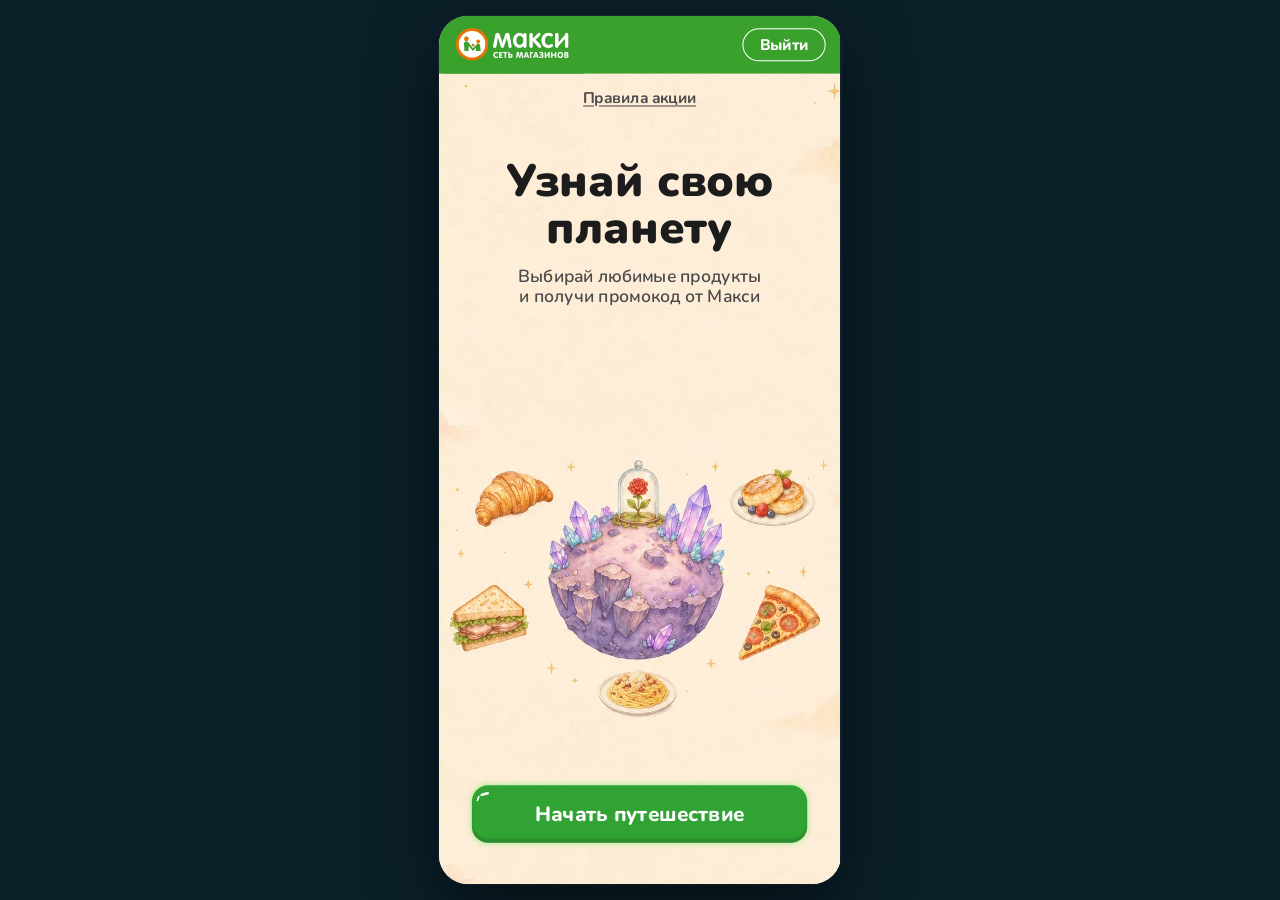
<file: index.html>
<!doctype html>
<html lang="ru">
<head>
<meta charset="utf-8">
<title>Узнай свою планету</title>
<!-- og:begin -->
<meta name="description" content="Выбирай любимые продукты и получи промокод от Макси">
<meta property="og:type" content="website">
<meta property="og:site_name" content="Макси">
<meta property="og:locale" content="ru_RU">
<meta property="og:title" content="Узнай свою планету">
<meta property="og:description" content="Выбирай любимые продукты и получи промокод от Макси">
<meta property="og:url" content="https://maxi-planet-game.vercel.app/">
<meta property="og:image" content="https://maxi-planet-game.vercel.app/assets/share-start.jpg">
<meta property="og:image:width" content="1200">
<meta property="og:image:height" content="630">
<meta property="og:image:alt" content="Узнай свою планету: планета с едой и логотип Макси">
<meta name="twitter:card" content="summary_large_image">
<!-- og:end -->
<meta name="viewport" content="width=device-width, initial-scale=1, viewport-fit=cover">
<meta name="claude:viewport-fit-sides" content="cover">
<meta name="theme-color" content="#39a12c">
<link rel="preconnect" href="https://fonts.googleapis.com">
<link rel="preconnect" href="https://fonts.gstatic.com" crossorigin>
<link rel="stylesheet" href="https://fonts.googleapis.com/css2?family=Nunito:wght@600;700;800;900&display=swap">
<link rel="stylesheet" href="game.css">

<!-- Top.Mail.Ru counter -->
<script type="text/javascript">
var _tmr = window._tmr || (window._tmr = []);
_tmr.push({id: "3814173", type: "pageView", start: (new Date()).getTime()});
(function (d, w, id) {
  if (d.getElementById(id)) return;
  var ts = d.createElement("script"); ts.type = "text/javascript"; ts.async = true; ts.id = id;
  ts.src = "https://top-fwz1.mail.ru/js/code.js";
  var f = function () {var s = d.getElementsByTagName("script")[0]; s.parentNode.insertBefore(ts, s);};
  if (w.opera == "[object Opera]") { d.addEventListener("DOMContentLoaded", f, false); } else { f(); }
})(document, window, "tmr-code");
</script>
</head>
<body>
<noscript><div><img src="https://top-fwz1.mail.ru/counter?id=3814173;js=na" style="position:absolute;left:-9999px;" alt="Top.Mail.Ru" /></div></noscript>
<!-- /Top.Mail.Ru counter -->

<main class="stage" id="stage">
  <div class="screen" id="screen" data-view="start" data-state="idle" data-q="0" role="group" aria-label="Игра «Узнай свою планету»">

    <!-- 1 · Старт -->
    <section class="view view--start" id="v-start" aria-labelledby="start-title">
      <div class="start__bg" aria-hidden="true"><img src="assets/start-planets.webp" alt="" draggable="false"></div>
      <div class="intro">
        <h1 class="intro__title" id="start-title"><span>Узнай свою</span><span>планету</span></h1>
        <p class="intro__sub"><span>Выбирай любимые продукты</span><span>и получи промокод от Макси</span></p>
      </div>
      <button class="btn btn--green start__cta" id="btn-start" type="button">
        <span class="btn__label">Начать путешествие</span>
        <span class="gloss gloss--1" aria-hidden="true"><img src="assets/gloss-1.svg" alt=""></span>
        <span class="gloss gloss--2" aria-hidden="true"><img src="assets/gloss-2.svg" alt=""></span>
      </button>
    </section>

    <!-- 2–3 · Вопрос: выбор и перетаскивание (карточки собираются из game.js) -->
    <section class="view view--game" id="v-game" hidden aria-label="Вопрос">
      <div class="bg" aria-hidden="true">
        <img src="assets/bg.webp" alt="" draggable="false">
      </div>

      <div class="question">
        <div class="chip" id="chip">Вопрос 1 из 8</div>
        <h1 class="title" id="title"></h1>
      </div>

      <div class="products" id="products"></div>

      <!-- Подсказка: только на первом вопросе -->
      <div class="bubble" id="bubble" aria-hidden="true">
        <span>Перетащи</span><span>продукт</span><span>в корзинку</span>
      </div>

      <!-- Слой перетаскивания: карточка в руке, подсветка корзины, искры -->
      <canvas class="fx" id="fx" width="390" height="844" aria-hidden="true"></canvas>
    </section>

    <!-- 4 · Результат -->
    <section class="view view--result" id="v-result" hidden aria-labelledby="result-title">
      <img class="result__planet" id="result-art" src="assets/planet-home.webp" alt="" draggable="false">
      <h1 class="result__title" id="result-title"><span>Твоя планета —</span><span id="result-planet"></span></h1>
      <div class="result__text">
        <h2 class="result__headline" id="result-headline"></h2>
        <p class="result__desc" id="result-desc"></p>
      </div>
      <div class="result__actions">
        <button class="btn btn--green" id="btn-gifts" type="button">
          <span class="btn__label">Забрать подарки</span>
          <span class="gloss gloss--1" aria-hidden="true"><img src="assets/gloss-1.svg" alt=""></span>
          <span class="gloss gloss--2" aria-hidden="true"><img src="assets/gloss-2.svg" alt=""></span>
        </button>
        <div class="result__more">
          <button class="again" id="btn-again" type="button">
            <img src="assets/icon-refresh.svg" alt="" width="18" height="18" draggable="false">
            <span>Пройти ещё раз</span>
          </button>
          <button class="again" id="btn-share" type="button">
            <svg viewBox="0 0 24 24" width="18" height="18" aria-hidden="true"><path d="M12 15V4M12 4l-4 4M12 4l4 4M5 12v6a2 2 0 002 2h10a2 2 0 002-2v-6" fill="none" stroke="#31a334" stroke-width="2.4" stroke-linecap="round" stroke-linejoin="round"/></svg>
            <span id="btn-share-label" role="status" aria-live="polite">Поделиться</span>
          </button>
        </div>
      </div>
    </section>

    <!-- 5 · Подарки: промокод и кнопка «Активировать» (диплинк в приложение Макси) -->
    <section class="view view--gifts" id="v-gifts" hidden aria-label="Подарки">
      <div class="gifts">
        <div class="promo">
          <div class="promo__head">
            <div class="promo__tile" aria-hidden="true"><img src="assets/icon-promo-basket.svg" alt="" width="34" height="34" draggable="false"></div>
            <p class="promo__text">Забирай <b>промокод 30%</b><br>на готовую еду Макси.<br>Промокод действителен<br>до 18.02.2027. Нажми<br>«Активировать» ниже.</p>
          </div>
          <p class="promo__label">Твой промокод</p>
          <div class="promo__field">
            <span class="promo__code" id="promo-code">ПЛАНЕТАЕДА</span>
          </div>
          <a class="btn btn--green" id="btn-activate" href="https://maxi-retail.ru/mp?spec_offer=OFFLINE_PROMOCODES&amp;promo_code=%D0%9F%D0%9B%D0%90%D0%9D%D0%95%D0%A2%D0%90%D0%95%D0%94%D0%90" target="_blank" rel="noopener">
            <span class="btn__label">Активировать</span>
            <span class="gloss gloss--1" aria-hidden="true"><img src="assets/gloss-1.svg" alt=""></span>
            <span class="gloss gloss--2" aria-hidden="true"><img src="assets/gloss-2.svg" alt=""></span>
          </a>
        </div>

        <div class="book">
          <img class="book__cover" src="assets/book.webp" alt="Книга «Маленький принц», специальное издание" width="136" height="172" draggable="false">
          <div class="book__info">
            <h2 class="book__title">Маленький принц</h2>
            <span class="book__pre">Книга за</span>
            <span class="book__price">389 ₽</span>
            <p class="book__note"><span>при использовании</span><span>5 фишек Макси</span></p>
          </div>
          <a class="btn btn--orange" id="book-link" href="https://maxi-retail.ru/catalog/3042" target="_blank" rel="noopener">
            <span class="btn__label">Подробнее о книге</span>
            <span class="gloss gloss--1" aria-hidden="true"><img src="assets/gloss-1.svg" alt=""></span>
            <span class="gloss gloss--2" aria-hidden="true"><img src="assets/gloss-2.svg" alt=""></span>
          </a>
        </div>
      </div>
    </section>

    <!-- Шапка: зелёная, с логотипом (как на лендинге). Справа везде кнопка «Выйти»; на экране подарков слева стрелка назад к своей планете -->
    <header class="topbar">
      <button class="topbar__back" id="btn-back" type="button" aria-label="Назад к своей планете">
        <svg viewBox="0 0 24 24" width="26" height="26" aria-hidden="true"><path d="M15 5l-7 7 7 7" fill="none" stroke="#fff" stroke-width="2.6" stroke-linecap="round" stroke-linejoin="round"/></svg>
      </button>
      <img class="topbar__logo" src="assets/logo.webp" alt="Макси — сеть магазинов" width="137" height="56" draggable="false">
      <button class="topbar__exit" id="btn-exit" type="button">Выйти</button>
    </header>

    <!-- Правила акции: ссылка под шапкой на главной странице -->
      <button class="rules-link" id="rules-link" type="button" aria-haspopup="dialog" aria-controls="rules">Правила акции</button>

    <!-- Правила акции: открываются по ссылке «Правила акции» на стартовом экране. Текст берётся из Pravila_igry.docx (gen_rules.py) -->
    <div class="rules" id="rules" hidden role="dialog" aria-modal="true" aria-labelledby="rules-title">
      <div class="rules__bar">
        <h2 class="rules__bartitle" id="rules-title">Правила акции</h2>
        <button class="rules__close" id="rules-close" type="button" aria-label="Закрыть правила">
          <svg viewBox="0 0 24 24" width="24" height="24" aria-hidden="true"><path d="M6 6l12 12M18 6L6 18" fill="none" stroke="#fff" stroke-width="2.6" stroke-linecap="round"/></svg>
        </button>
      </div>
      <div class="rules__body" id="rules-body" tabindex="0">
          <!-- rules:begin -->
          <h2>Условия акции «Игра Маленький принц»</h2>
          <h3>1. Общие положения</h3>
          <p><span class="rules__n">1.1.</span> Настоящие Условия содержат сведения о маркетинговом мероприятии «Игра Маленький принц» (далее — «Акция»), сроках его проведения, порядке участия и получения промокода.</p>
          <p><span class="rules__n">1.2.</span> Акция направлена на поддержание и повышение лояльности покупателей к сети магазинов «Макси». Игра размещается в мобильном приложении «Макси» под названием «Узнай свою планету» (далее — «Игра»).</p>
          <p><span class="rules__n">1.3.</span> Организатором Акции является индивидуальный предприниматель Роздухов Максим Евгеньевич (ИНН 35250010138; ОГРН 304352521100085), далее — «Организатор».</p>
          <p><span class="rules__n">1.4.</span> К участию в Акции допускаются дееспособные совершеннолетние граждане Российской Федерации, проживающие в регионах присутствия сети магазинов «Макси» (далее — «Участник»).</p>
          <p><span class="rules__n">1.5.</span> Проводимая Акция не является лотереей, азартной игрой или пари. За участие в Игре плата не взимается.</p>
          <p><span class="rules__n">1.6.</span> Период проведения Акции: с 23.11.2026 по 18.02.2027 включительно. Срок использования промокода: с 23.11.2026 по 18.02.2027 включительно.</p>
          <h3>2. Механика акции</h3>
          <p><span class="rules__n">2.1.</span> Для участия в Акции необходимо зарегистрироваться или авторизоваться в мобильном приложении «Макси», открыть Игру из раздела «Спецпредложения» на главном экране и нажать кнопку «Начать путешествие».</p>
          <p><span class="rules__n">2.2.</span> Основная игровая механика — «Выбор варианта из продукции Макси». Участник последовательно отвечает на вопросы, выбирая один из предложенных вариантов продукции «Макси» нажатием на соответствующую карточку товара. Каждый вариант представлен изображением продукта и его наименованием.</p>
          <p><span class="rules__n">2.3.</span> В каждом вопросе Участник выбирает один вариант ответа. После выбора Игра переходит к следующему вопросу. Количество вопросов и доступные варианты отображаются в интерфейсе Игры. Правильные и неправильные ответы отсутствуют.</p>
          <p><span class="rules__n">2.4.</span> После ответа на все вопросы Участнику показывается персональный игровой результат — его «планета», определяемая на основании выбранных вариантов продукции. Результат носит развлекательный характер.</p>
          <p><span class="rules__n">2.5.</span> На экране результата Участник нажимает кнопку «Забрать подарки» и переходит на экран с промокодом и предложением по книге «Маленький принц».</p>
          <p><span class="rules__n">2.6.</span> Каждый Участник, завершивший Игру, получает один промокод. Для всех Участников используется один и тот же промокод на одинаковых условиях. Его получение и условия использования не зависят от выбранных продуктов и итоговой «планеты». Случайное распределение промокодов не производится.</p>
          <p><span class="rules__n">2.7.</span> Участник может пройти Игру повторно. Повторное прохождение не предоставляет новый промокод и не увеличивает количество его использований на одну карту постоянного покупателя «Макси».</p>
          <p><span class="rules__n">2.8.</span> Для активации промокода Участнику необходимо ввести его в мобильном приложении «Макси» и нажать кнопку «Активировать промокод» в разделе «Спецпредложения» или «Промокоды».</p>
          <p><span class="rules__n">2.9.</span> Промокод может быть использован один раз на одну карту постоянного покупателя «Макси» в течение срока, указанного в пункте 1.6 настоящих Условий. Предложение действительно при наличии участвующих в Акции товаров.</p>
          <p><span class="rules__n">2.10.</span> Промокод и предусмотренное им преимущество не заменяются денежным эквивалентом или иными предложениями по требованию Участника.</p>
          <p><span class="rules__n">2.11.</span> На экране подарков дополнительно размещается предложение приобрести книгу «Маленький принц» за 389 рублей при использовании 5 фишек «Макси». Кнопка «Подробнее о книге» ведет к условиям соответствующего предложения в мобильном приложении. Сроки, наличие книги и порядок использования фишек определяются отдельными условиями предложения по книге.</p>
          <p><span class="rules__n">2.12.</span> Предложение по книге является самостоятельным. Получение игрового промокода не означает получение книги бесплатно и не заменяет выполнение условий ее приобретения.</p>
          <p><span class="rules__n">2.13.</span> Участники самостоятельно и за свой счет несут расходы, связанные с участием в Игре и использованием промокода, в том числе расходы на доступ в сеть Интернет по тарифам операторов связи. Указанные расходы Организатором не компенсируются.</p>
          <p><span class="rules__n">2.14.</span> Участники самостоятельно и за свой счет несут расходы, связанные с участием в Игре и использованием промокода, в том числе расходы на доступ в сеть Интернет по тарифам операторов связи. Указанные расходы Организатором не компенсируются</p>
          <h3>3. Прочая информация</h3>
          <p><span class="rules__n">3.1.</span> Настоящие Условия размещаются в мобильном приложении «Макси» и доступны для ознакомления Участникам.</p>
          <p><span class="rules__n">3.2.</span> Организатор вправе изменить сроки и условия Акции, приостановить либо досрочно прекратить ее проведение, уведомив Участников путем размещения соответствующего объявления в мобильном приложении «Макси».</p>
          <p><span class="rules__n">3.3.</span> Участник самостоятельно знакомится с условиями активации и использования промокода. Риски несоблюдения этих условий несет Участник.</p>
          <p><span class="rules__n">3.4.</span> Принимая участие в Акции, Участник подтверждает, что ознакомлен с настоящими Условиями и согласен с ними.</p>
          <!-- rules:end -->
      </div>
    </div>

  </div>
</main>

<script src="game.js"></script>
</body>
</html>
</file>
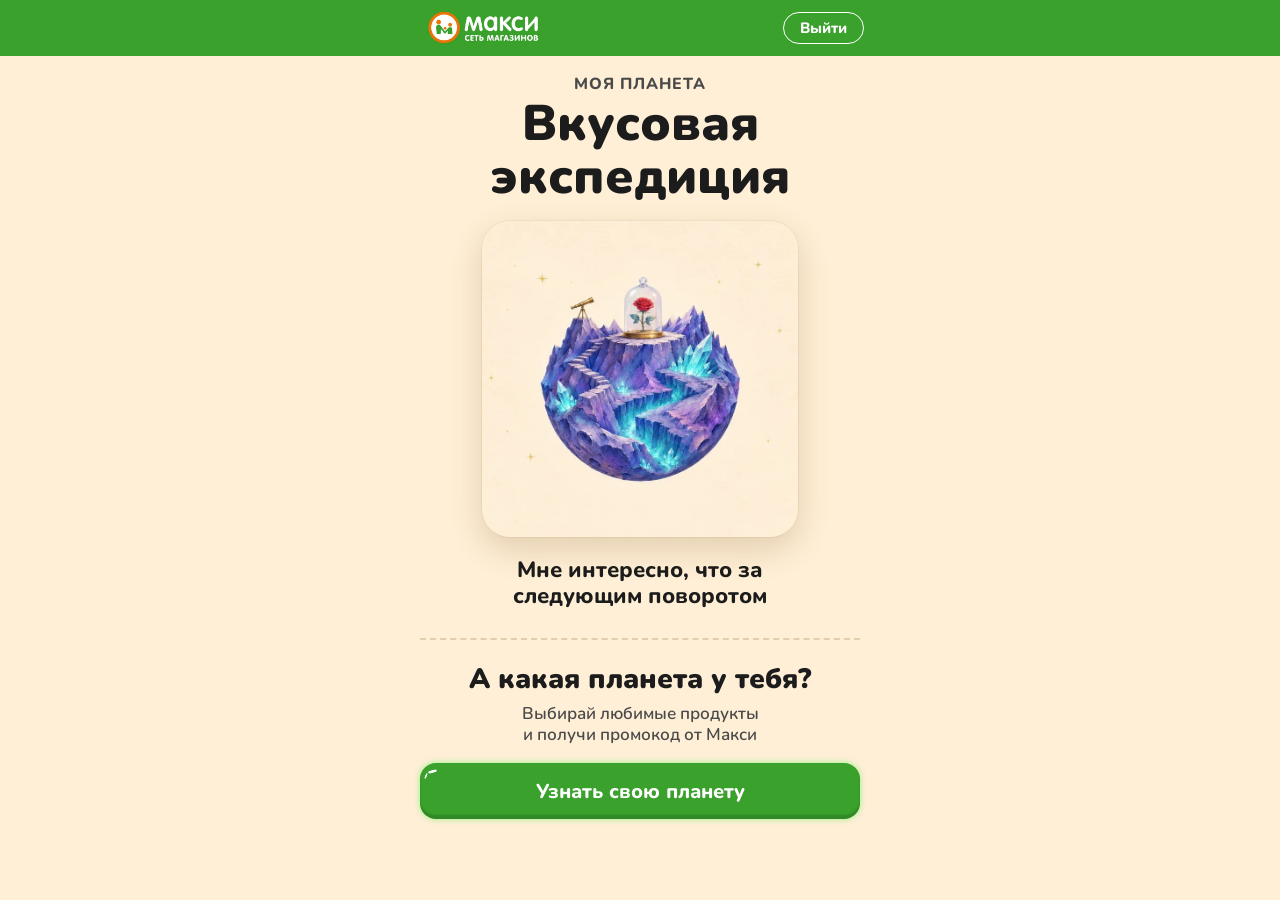
<file: p/expedition/index.html>
<!doctype html>
<html lang="ru">
<head>
<meta charset="utf-8">
<title>Моя планета — Вкусовая экспедиция</title>
<!-- og:begin -->
<meta name="description" content="Мне интересно, что за следующим поворотом">
<meta property="og:type" content="website">
<meta property="og:site_name" content="Макси">
<meta property="og:locale" content="ru_RU">
<meta property="og:title" content="Моя планета — Вкусовая экспедиция">
<meta property="og:description" content="Мне интересно, что за следующим поворотом">
<meta property="og:url" content="https://maxi-planet-game.vercel.app/p/expedition/">
<meta property="og:image" content="https://maxi-planet-game.vercel.app/assets/share-expedition.jpg">
<meta property="og:image:width" content="1200">
<meta property="og:image:height" content="630">
<meta property="og:image:alt" content="Моя планета — Вкусовая экспедиция">
<meta name="twitter:card" content="summary_large_image">
<!-- og:end -->
<meta name="viewport" content="width=device-width, initial-scale=1, viewport-fit=cover">
<meta name="theme-color" content="#39a12c">
<link rel="icon" href="../../assets/logo.webp">
<link rel="preconnect" href="https://fonts.googleapis.com">
<link rel="preconnect" href="https://fonts.gstatic.com" crossorigin>
<link rel="stylesheet" href="https://fonts.googleapis.com/css2?family=Nunito:wght@600;700;800;900&display=swap">
<style>
:root { --green: #39a12c; --ink: #1c1c1c; --grey: #4a4a4a; --paper: #feefd6; --maxi-orange: #ee7000; color-scheme: light; }
* { box-sizing: border-box; }
html { -webkit-text-size-adjust: 100%; text-size-adjust: 100%; }
body { margin: 0; min-height: 100vh; min-height: 100dvh; background: var(--paper); color: var(--ink); font-family: "Nunito", "Segoe UI", system-ui, -apple-system, sans-serif; -webkit-font-smoothing: antialiased; }
.bar { background: var(--green); padding-top: env(safe-area-inset-top, 0px); }
.bar__in { max-width: 480px; height: 56px; margin: 0 auto; padding: 0 max(16px, env(safe-area-inset-left, 0px)); display: flex; align-items: center; }
.bar__logo { display: block; width: 137px; height: 56px; }
.exit { display: block; margin-left: auto; height: 32px; padding: 0 16px; border: 1.5px solid #fff; border-radius: 16px; background: none; color: #fff; font: 800 15px/29px "Nunito", "Segoe UI", system-ui, sans-serif; cursor: pointer; -webkit-tap-highlight-color: transparent; }
.exit:active { background: rgba(255, 255, 255, .22); }
.exit:focus-visible { outline: 3px solid #fff; outline-offset: 2px; }
.page { max-width: 480px; margin: 0 auto; padding: 18px max(20px, env(safe-area-inset-left, 0px)) calc(28px + env(safe-area-inset-bottom, 0px)); text-align: center; }
.kicker { margin: 0; color: var(--grey); font-weight: 800; font-size: 16px; line-height: 20px; letter-spacing: .06em; text-transform: uppercase; }
.name { display: flex; align-items: center; justify-content: center; min-height: 2.1em; margin: 4px 0 18px; font-weight: 900; font-size: clamp(36px, 11.5vw, 50px); line-height: 1.05; text-wrap: balance; }
.art { width: min(100%, 316px); margin: 0 auto; border-radius: 28px; overflow: hidden; box-shadow: 0 12px 32px rgba(120, 70, 20, .2), 0 0 0 1px rgba(120, 70, 20, .06); animation: art-in .5s ease both; }
.art img { display: block; width: 100%; height: auto; }
@keyframes art-in { from { opacity: 0; transform: translateY(10px) scale(.98); } to { opacity: 1; transform: none; } }
.headline { display: flex; align-items: center; justify-content: center; min-height: 2.4em; margin: 20px 0 0; font-weight: 800; font-size: 22px; line-height: 1.2; text-wrap: balance; }
/* название и фраза занимают по две строки у всех планет, чтобы картинка и зелёная кнопка стояли на одном месте */
.cta { margin-top: 28px; padding-top: 24px; border-top: 2px dashed rgba(120, 70, 20, .2); }
.cta h2 { margin: 0; font-weight: 900; font-size: 28px; line-height: 1.1; text-wrap: balance; }
.cta p { margin: 8px 0 18px; color: var(--grey); font-weight: 600; font-size: 17px; line-height: 1.25; text-wrap: balance; }
.btn { position: relative; display: block; width: 100%; height: 56px; padding: 0 16px; border-radius: 16px; background: var(--green); color: #fff; font: 800 20px/56px "Nunito", "Segoe UI", system-ui, sans-serif; text-align: center; text-decoration: none; white-space: nowrap; box-shadow: 0 0 6px rgba(32, 242, 32, .45), inset 0 -4px 2px rgba(0, 0, 0, .15); transition: transform .12s ease, filter .12s ease; -webkit-tap-highlight-color: transparent; }
.btn:hover { filter: brightness(1.05); }
.btn:active { transform: translateY(1px) scale(.99); filter: brightness(.96); }
.btn:focus-visible { outline: 3px solid var(--ink); outline-offset: 3px; }
.btn__label { position: relative; top: 1px; }
.gloss { position: absolute; display: grid; place-items: center; pointer-events: none; }
.gloss img { flex: none; display: block; }
.gloss--1 { left: 8px; top: 4px; width: 9.47px; height: 5.227px; }
.gloss--1 img { width: 3px; height: 9px; transform: rotate(75deg); }
.gloss--2 { left: 3.66px; top: 10px; width: 4.185px; height: 6.304px; }
.gloss--2 img { width: 2px; height: 6px; transform: rotate(23deg); }
@media (prefers-reduced-motion: reduce) { .art { animation: none; } .btn { transition: none; } }
</style>
<!-- Top.Mail.Ru counter -->
<script type="text/javascript">
var _tmr = window._tmr || (window._tmr = []);
_tmr.push({id: "3814173", type: "pageView", start: (new Date()).getTime()});
(function (d, w, id) {
  if (d.getElementById(id)) return;
  var ts = d.createElement("script"); ts.type = "text/javascript"; ts.async = true; ts.id = id;
  ts.src = "https://top-fwz1.mail.ru/js/code.js";
  var f = function () {var s = d.getElementsByTagName("script")[0]; s.parentNode.insertBefore(ts, s);};
  if (w.opera == "[object Opera]") { d.addEventListener("DOMContentLoaded", f, false); } else { f(); }
})(document, window, "tmr-code");
</script>
</head>
<body>
<noscript><div><img src="https://top-fwz1.mail.ru/counter?id=3814173;js=na" style="position:absolute;left:-9999px;" alt="Top.Mail.Ru" /></div></noscript>
<header class="bar"><div class="bar__in"><img class="bar__logo" src="../../assets/logo.webp" alt="Макси — сеть магазинов" width="137" height="56"><button class="exit" id="exit" type="button">Выйти</button></div></header>
<main class="page">
  <p class="kicker">Моя планета</p>
  <h1 class="name">Вкусовая экспедиция</h1>
  <figure class="art"><img src="../../assets/planet-expedition-card.webp" alt="Фиолетовая планета с кристаллами, лестницами и подзорной трубой, на вершине роза под стеклянным колпаком" width="720" height="720"></figure>
  <p class="headline">Мне интересно, что за следующим поворотом</p>
  <section class="cta" aria-labelledby="cta-title">
    <h2 id="cta-title">А какая планета у тебя?</h2>
    <p>Выбирай любимые продукты и получи промокод от Макси</p>
    <a class="btn" id="go" href="../../?utm_source=share_page&utm_medium=quiz&utm_campaign=planet_expedition">
      <span class="btn__label">Узнать свою планету</span>
      <span class="gloss gloss--1" aria-hidden="true"><img src="../../assets/gloss-1.svg" alt=""></span>
      <span class="gloss gloss--2" aria-hidden="true"><img src="../../assets/gloss-2.svg" alt=""></span>
    </a>
  </section>
</main>
<script>
// «Выйти»: как в «Планетяшах» — Android: AndroidInterface.closeGame() (и MaxiGame из ТЗ), iOS: webkit.messageHandlers.closeGame.postMessage; вне приложения ничего не происходит
document.getElementById('exit').addEventListener('click', function () {
  try { (window._tmr = window._tmr || []).push({id: '3814173', type: 'reachGoal', goal: 'closeGameClick'}); } catch (e) {}
  setTimeout(function () {
    var names = ['AndroidInterface', 'MaxiGame'];
    for (var i = 0; i < names.length; i++) {
      var o = window[names[i]];
      if (o && typeof o.closeGame === 'function') { console.log('call window.' + names[i] + '.closeGame()'); try { o.closeGame(); } catch (e) {} return; }
    }
    var h = window.webkit && window.webkit.messageHandlers && window.webkit.messageHandlers.closeGame;
    if (h) { console.log('call window.webkit.messageHandlers.closeGame.postMessage({})'); try { h.postMessage({}); } catch (e) {} return; }
    console.log('closeGame не поддерживается на этой платформе');
  }, 150);
});
document.getElementById('go').addEventListener('click', function () {
  try { (window._tmr = window._tmr || []).push({id: '3814173', type: 'reachGoal', goal: 'sharePageClick'}); } catch (e) {}
});
</script>
</body>
</html>
</file>
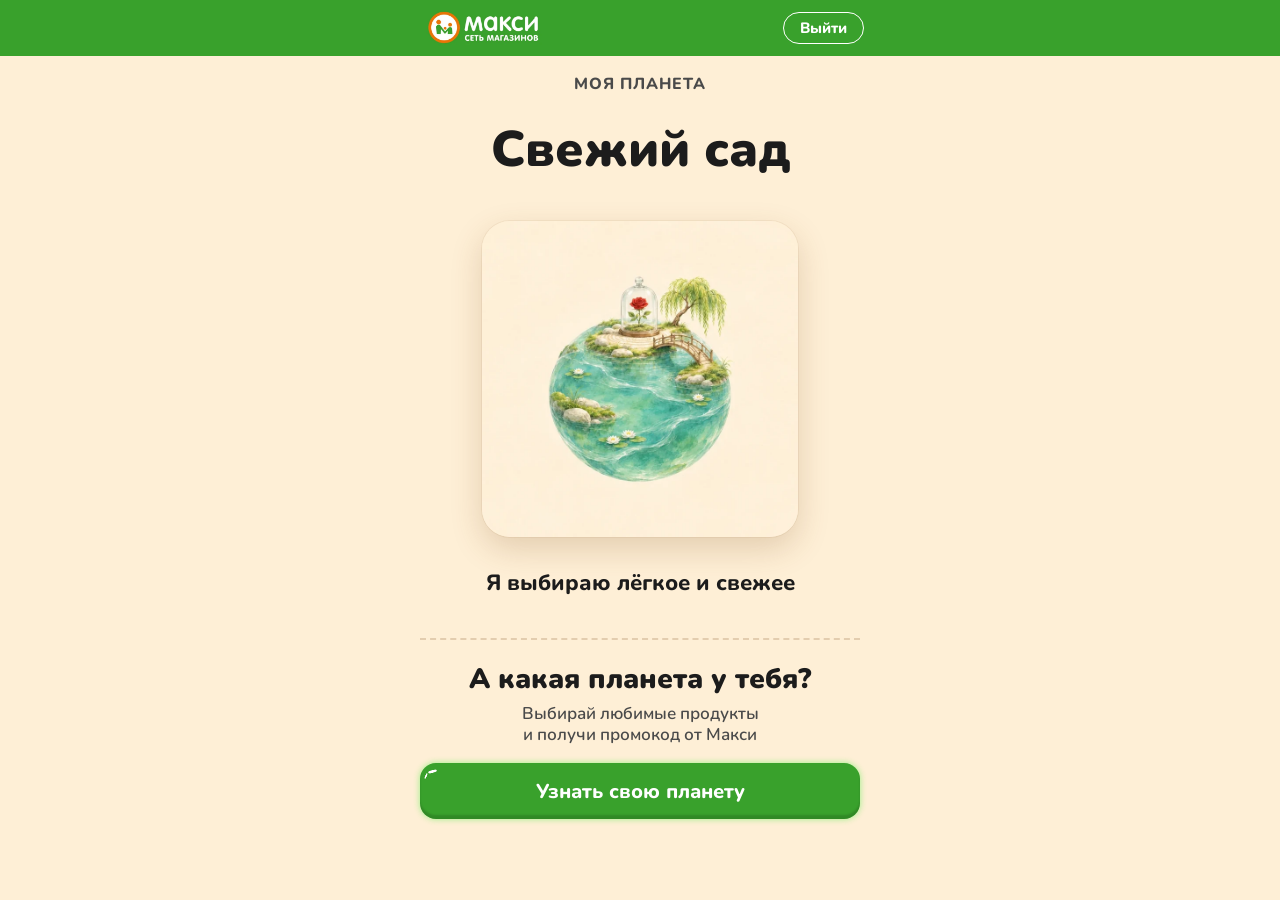
<file: p/garden/index.html>
<!doctype html>
<html lang="ru">
<head>
<meta charset="utf-8">
<title>Моя планета — Свежий сад</title>
<!-- og:begin -->
<meta name="description" content="Я выбираю лёгкое и свежее">
<meta property="og:type" content="website">
<meta property="og:site_name" content="Макси">
<meta property="og:locale" content="ru_RU">
<meta property="og:title" content="Моя планета — Свежий сад">
<meta property="og:description" content="Я выбираю лёгкое и свежее">
<meta property="og:url" content="https://maxi-planet-game.vercel.app/p/garden/">
<meta property="og:image" content="https://maxi-planet-game.vercel.app/assets/share-garden.jpg">
<meta property="og:image:width" content="1200">
<meta property="og:image:height" content="630">
<meta property="og:image:alt" content="Моя планета — Свежий сад">
<meta name="twitter:card" content="summary_large_image">
<!-- og:end -->
<meta name="viewport" content="width=device-width, initial-scale=1, viewport-fit=cover">
<meta name="theme-color" content="#39a12c">
<link rel="icon" href="../../assets/logo.webp">
<link rel="preconnect" href="https://fonts.googleapis.com">
<link rel="preconnect" href="https://fonts.gstatic.com" crossorigin>
<link rel="stylesheet" href="https://fonts.googleapis.com/css2?family=Nunito:wght@600;700;800;900&display=swap">
<style>
:root { --green: #39a12c; --ink: #1c1c1c; --grey: #4a4a4a; --paper: #feefd6; --maxi-orange: #ee7000; color-scheme: light; }
* { box-sizing: border-box; }
html { -webkit-text-size-adjust: 100%; text-size-adjust: 100%; }
body { margin: 0; min-height: 100vh; min-height: 100dvh; background: var(--paper); color: var(--ink); font-family: "Nunito", "Segoe UI", system-ui, -apple-system, sans-serif; -webkit-font-smoothing: antialiased; }
.bar { background: var(--green); padding-top: env(safe-area-inset-top, 0px); }
.bar__in { max-width: 480px; height: 56px; margin: 0 auto; padding: 0 max(16px, env(safe-area-inset-left, 0px)); display: flex; align-items: center; }
.bar__logo { display: block; width: 137px; height: 56px; }
.exit { display: block; margin-left: auto; height: 32px; padding: 0 16px; border: 1.5px solid #fff; border-radius: 16px; background: none; color: #fff; font: 800 15px/29px "Nunito", "Segoe UI", system-ui, sans-serif; cursor: pointer; -webkit-tap-highlight-color: transparent; }
.exit:active { background: rgba(255, 255, 255, .22); }
.exit:focus-visible { outline: 3px solid #fff; outline-offset: 2px; }
.page { max-width: 480px; margin: 0 auto; padding: 18px max(20px, env(safe-area-inset-left, 0px)) calc(28px + env(safe-area-inset-bottom, 0px)); text-align: center; }
.kicker { margin: 0; color: var(--grey); font-weight: 800; font-size: 16px; line-height: 20px; letter-spacing: .06em; text-transform: uppercase; }
.name { display: flex; align-items: center; justify-content: center; min-height: 2.1em; margin: 4px 0 18px; font-weight: 900; font-size: clamp(36px, 11.5vw, 50px); line-height: 1.05; text-wrap: balance; }
.art { width: min(100%, 316px); margin: 0 auto; border-radius: 28px; overflow: hidden; box-shadow: 0 12px 32px rgba(120, 70, 20, .2), 0 0 0 1px rgba(120, 70, 20, .06); animation: art-in .5s ease both; }
.art img { display: block; width: 100%; height: auto; }
@keyframes art-in { from { opacity: 0; transform: translateY(10px) scale(.98); } to { opacity: 1; transform: none; } }
.headline { display: flex; align-items: center; justify-content: center; min-height: 2.4em; margin: 20px 0 0; font-weight: 800; font-size: 22px; line-height: 1.2; text-wrap: balance; }
/* название и фраза занимают по две строки у всех планет, чтобы картинка и зелёная кнопка стояли на одном месте */
.cta { margin-top: 28px; padding-top: 24px; border-top: 2px dashed rgba(120, 70, 20, .2); }
.cta h2 { margin: 0; font-weight: 900; font-size: 28px; line-height: 1.1; text-wrap: balance; }
.cta p { margin: 8px 0 18px; color: var(--grey); font-weight: 600; font-size: 17px; line-height: 1.25; text-wrap: balance; }
.btn { position: relative; display: block; width: 100%; height: 56px; padding: 0 16px; border-radius: 16px; background: var(--green); color: #fff; font: 800 20px/56px "Nunito", "Segoe UI", system-ui, sans-serif; text-align: center; text-decoration: none; white-space: nowrap; box-shadow: 0 0 6px rgba(32, 242, 32, .45), inset 0 -4px 2px rgba(0, 0, 0, .15); transition: transform .12s ease, filter .12s ease; -webkit-tap-highlight-color: transparent; }
.btn:hover { filter: brightness(1.05); }
.btn:active { transform: translateY(1px) scale(.99); filter: brightness(.96); }
.btn:focus-visible { outline: 3px solid var(--ink); outline-offset: 3px; }
.btn__label { position: relative; top: 1px; }
.gloss { position: absolute; display: grid; place-items: center; pointer-events: none; }
.gloss img { flex: none; display: block; }
.gloss--1 { left: 8px; top: 4px; width: 9.47px; height: 5.227px; }
.gloss--1 img { width: 3px; height: 9px; transform: rotate(75deg); }
.gloss--2 { left: 3.66px; top: 10px; width: 4.185px; height: 6.304px; }
.gloss--2 img { width: 2px; height: 6px; transform: rotate(23deg); }
@media (prefers-reduced-motion: reduce) { .art { animation: none; } .btn { transition: none; } }
</style>
<!-- Top.Mail.Ru counter -->
<script type="text/javascript">
var _tmr = window._tmr || (window._tmr = []);
_tmr.push({id: "3814173", type: "pageView", start: (new Date()).getTime()});
(function (d, w, id) {
  if (d.getElementById(id)) return;
  var ts = d.createElement("script"); ts.type = "text/javascript"; ts.async = true; ts.id = id;
  ts.src = "https://top-fwz1.mail.ru/js/code.js";
  var f = function () {var s = d.getElementsByTagName("script")[0]; s.parentNode.insertBefore(ts, s);};
  if (w.opera == "[object Opera]") { d.addEventListener("DOMContentLoaded", f, false); } else { f(); }
})(document, window, "tmr-code");
</script>
</head>
<body>
<noscript><div><img src="https://top-fwz1.mail.ru/counter?id=3814173;js=na" style="position:absolute;left:-9999px;" alt="Top.Mail.Ru" /></div></noscript>
<header class="bar"><div class="bar__in"><img class="bar__logo" src="../../assets/logo.webp" alt="Макси — сеть магазинов" width="137" height="56"><button class="exit" id="exit" type="button">Выйти</button></div></header>
<main class="page">
  <p class="kicker">Моя планета</p>
  <h1 class="name">Свежий сад</h1>
  <figure class="art"><img src="../../assets/planet-garden-card.webp" alt="Бирюзовая планета с водой и кувшинками, мостиком и ивой, на вершине роза под стеклянным колпаком" width="720" height="720"></figure>
  <p class="headline">Я выбираю лёгкое и свежее</p>
  <section class="cta" aria-labelledby="cta-title">
    <h2 id="cta-title">А какая планета у тебя?</h2>
    <p>Выбирай любимые продукты и получи промокод от Макси</p>
    <a class="btn" id="go" href="../../?utm_source=share_page&utm_medium=quiz&utm_campaign=planet_garden">
      <span class="btn__label">Узнать свою планету</span>
      <span class="gloss gloss--1" aria-hidden="true"><img src="../../assets/gloss-1.svg" alt=""></span>
      <span class="gloss gloss--2" aria-hidden="true"><img src="../../assets/gloss-2.svg" alt=""></span>
    </a>
  </section>
</main>
<script>
// «Выйти»: как в «Планетяшах» — Android: AndroidInterface.closeGame() (и MaxiGame из ТЗ), iOS: webkit.messageHandlers.closeGame.postMessage; вне приложения ничего не происходит
document.getElementById('exit').addEventListener('click', function () {
  try { (window._tmr = window._tmr || []).push({id: '3814173', type: 'reachGoal', goal: 'closeGameClick'}); } catch (e) {}
  setTimeout(function () {
    var names = ['AndroidInterface', 'MaxiGame'];
    for (var i = 0; i < names.length; i++) {
      var o = window[names[i]];
      if (o && typeof o.closeGame === 'function') { console.log('call window.' + names[i] + '.closeGame()'); try { o.closeGame(); } catch (e) {} return; }
    }
    var h = window.webkit && window.webkit.messageHandlers && window.webkit.messageHandlers.closeGame;
    if (h) { console.log('call window.webkit.messageHandlers.closeGame.postMessage({})'); try { h.postMessage({}); } catch (e) {} return; }
    console.log('closeGame не поддерживается на этой платформе');
  }, 150);
});
document.getElementById('go').addEventListener('click', function () {
  try { (window._tmr = window._tmr || []).push({id: '3814173', type: 'reachGoal', goal: 'sharePageClick'}); } catch (e) {}
});
</script>
</body>
</html>
</file>
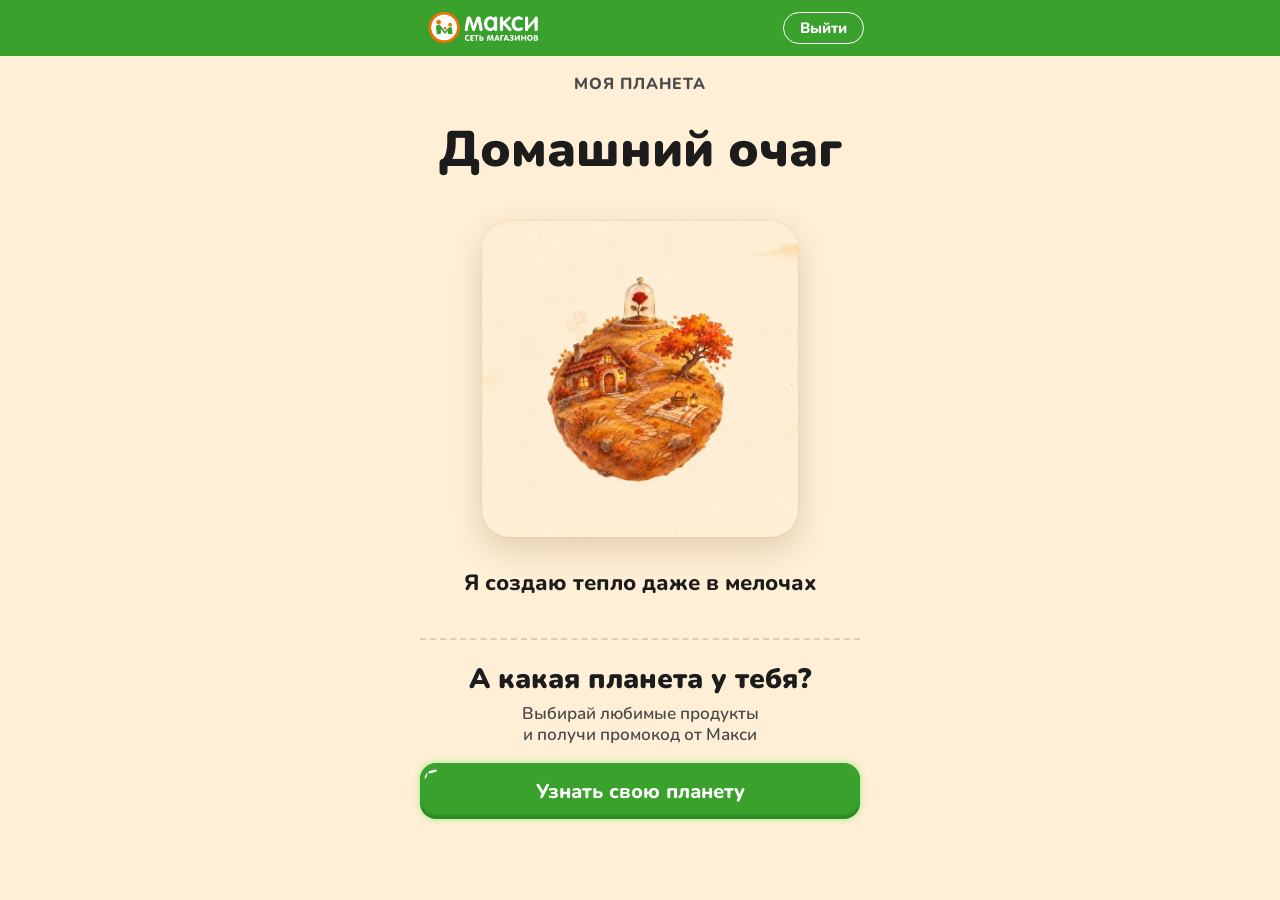
<file: p/home/index.html>
<!doctype html>
<html lang="ru">
<head>
<meta charset="utf-8">
<title>Моя планета — Домашний очаг</title>
<!-- og:begin -->
<meta name="description" content="Я создаю тепло даже в мелочах">
<meta property="og:type" content="website">
<meta property="og:site_name" content="Макси">
<meta property="og:locale" content="ru_RU">
<meta property="og:title" content="Моя планета — Домашний очаг">
<meta property="og:description" content="Я создаю тепло даже в мелочах">
<meta property="og:url" content="https://maxi-planet-game.vercel.app/p/home/">
<meta property="og:image" content="https://maxi-planet-game.vercel.app/assets/share-home.jpg">
<meta property="og:image:width" content="1200">
<meta property="og:image:height" content="630">
<meta property="og:image:alt" content="Моя планета — Домашний очаг">
<meta name="twitter:card" content="summary_large_image">
<!-- og:end -->
<meta name="viewport" content="width=device-width, initial-scale=1, viewport-fit=cover">
<meta name="theme-color" content="#39a12c">
<link rel="icon" href="../../assets/logo.webp">
<link rel="preconnect" href="https://fonts.googleapis.com">
<link rel="preconnect" href="https://fonts.gstatic.com" crossorigin>
<link rel="stylesheet" href="https://fonts.googleapis.com/css2?family=Nunito:wght@600;700;800;900&display=swap">
<style>
:root { --green: #39a12c; --ink: #1c1c1c; --grey: #4a4a4a; --paper: #feefd6; --maxi-orange: #ee7000; color-scheme: light; }
* { box-sizing: border-box; }
html { -webkit-text-size-adjust: 100%; text-size-adjust: 100%; }
body { margin: 0; min-height: 100vh; min-height: 100dvh; background: var(--paper); color: var(--ink); font-family: "Nunito", "Segoe UI", system-ui, -apple-system, sans-serif; -webkit-font-smoothing: antialiased; }
.bar { background: var(--green); padding-top: env(safe-area-inset-top, 0px); }
.bar__in { max-width: 480px; height: 56px; margin: 0 auto; padding: 0 max(16px, env(safe-area-inset-left, 0px)); display: flex; align-items: center; }
.bar__logo { display: block; width: 137px; height: 56px; }
.exit { display: block; margin-left: auto; height: 32px; padding: 0 16px; border: 1.5px solid #fff; border-radius: 16px; background: none; color: #fff; font: 800 15px/29px "Nunito", "Segoe UI", system-ui, sans-serif; cursor: pointer; -webkit-tap-highlight-color: transparent; }
.exit:active { background: rgba(255, 255, 255, .22); }
.exit:focus-visible { outline: 3px solid #fff; outline-offset: 2px; }
.page { max-width: 480px; margin: 0 auto; padding: 18px max(20px, env(safe-area-inset-left, 0px)) calc(28px + env(safe-area-inset-bottom, 0px)); text-align: center; }
.kicker { margin: 0; color: var(--grey); font-weight: 800; font-size: 16px; line-height: 20px; letter-spacing: .06em; text-transform: uppercase; }
.name { display: flex; align-items: center; justify-content: center; min-height: 2.1em; margin: 4px 0 18px; font-weight: 900; font-size: clamp(36px, 11.5vw, 50px); line-height: 1.05; text-wrap: balance; }
.art { width: min(100%, 316px); margin: 0 auto; border-radius: 28px; overflow: hidden; box-shadow: 0 12px 32px rgba(120, 70, 20, .2), 0 0 0 1px rgba(120, 70, 20, .06); animation: art-in .5s ease both; }
.art img { display: block; width: 100%; height: auto; }
@keyframes art-in { from { opacity: 0; transform: translateY(10px) scale(.98); } to { opacity: 1; transform: none; } }
.headline { display: flex; align-items: center; justify-content: center; min-height: 2.4em; margin: 20px 0 0; font-weight: 800; font-size: 22px; line-height: 1.2; text-wrap: balance; }
/* название и фраза занимают по две строки у всех планет, чтобы картинка и зелёная кнопка стояли на одном месте */
.cta { margin-top: 28px; padding-top: 24px; border-top: 2px dashed rgba(120, 70, 20, .2); }
.cta h2 { margin: 0; font-weight: 900; font-size: 28px; line-height: 1.1; text-wrap: balance; }
.cta p { margin: 8px 0 18px; color: var(--grey); font-weight: 600; font-size: 17px; line-height: 1.25; text-wrap: balance; }
.btn { position: relative; display: block; width: 100%; height: 56px; padding: 0 16px; border-radius: 16px; background: var(--green); color: #fff; font: 800 20px/56px "Nunito", "Segoe UI", system-ui, sans-serif; text-align: center; text-decoration: none; white-space: nowrap; box-shadow: 0 0 6px rgba(32, 242, 32, .45), inset 0 -4px 2px rgba(0, 0, 0, .15); transition: transform .12s ease, filter .12s ease; -webkit-tap-highlight-color: transparent; }
.btn:hover { filter: brightness(1.05); }
.btn:active { transform: translateY(1px) scale(.99); filter: brightness(.96); }
.btn:focus-visible { outline: 3px solid var(--ink); outline-offset: 3px; }
.btn__label { position: relative; top: 1px; }
.gloss { position: absolute; display: grid; place-items: center; pointer-events: none; }
.gloss img { flex: none; display: block; }
.gloss--1 { left: 8px; top: 4px; width: 9.47px; height: 5.227px; }
.gloss--1 img { width: 3px; height: 9px; transform: rotate(75deg); }
.gloss--2 { left: 3.66px; top: 10px; width: 4.185px; height: 6.304px; }
.gloss--2 img { width: 2px; height: 6px; transform: rotate(23deg); }
@media (prefers-reduced-motion: reduce) { .art { animation: none; } .btn { transition: none; } }
</style>
<!-- Top.Mail.Ru counter -->
<script type="text/javascript">
var _tmr = window._tmr || (window._tmr = []);
_tmr.push({id: "3814173", type: "pageView", start: (new Date()).getTime()});
(function (d, w, id) {
  if (d.getElementById(id)) return;
  var ts = d.createElement("script"); ts.type = "text/javascript"; ts.async = true; ts.id = id;
  ts.src = "https://top-fwz1.mail.ru/js/code.js";
  var f = function () {var s = d.getElementsByTagName("script")[0]; s.parentNode.insertBefore(ts, s);};
  if (w.opera == "[object Opera]") { d.addEventListener("DOMContentLoaded", f, false); } else { f(); }
})(document, window, "tmr-code");
</script>
</head>
<body>
<noscript><div><img src="https://top-fwz1.mail.ru/counter?id=3814173;js=na" style="position:absolute;left:-9999px;" alt="Top.Mail.Ru" /></div></noscript>
<header class="bar"><div class="bar__in"><img class="bar__logo" src="../../assets/logo.webp" alt="Макси — сеть магазинов" width="137" height="56"><button class="exit" id="exit" type="button">Выйти</button></div></header>
<main class="page">
  <p class="kicker">Моя планета</p>
  <h1 class="name">Домашний очаг</h1>
  <figure class="art"><img src="../../assets/planet-home-card.webp" alt="Планета с уютным домом: в окне тёплый свет, над трубой дымок, осеннее дерево и плед для пикника, а на вершине роза под стеклянным колпаком" width="720" height="720"></figure>
  <p class="headline">Я создаю тепло даже в мелочах</p>
  <section class="cta" aria-labelledby="cta-title">
    <h2 id="cta-title">А какая планета у тебя?</h2>
    <p>Выбирай любимые продукты и получи промокод от Макси</p>
    <a class="btn" id="go" href="../../?utm_source=share_page&utm_medium=quiz&utm_campaign=planet_home">
      <span class="btn__label">Узнать свою планету</span>
      <span class="gloss gloss--1" aria-hidden="true"><img src="../../assets/gloss-1.svg" alt=""></span>
      <span class="gloss gloss--2" aria-hidden="true"><img src="../../assets/gloss-2.svg" alt=""></span>
    </a>
  </section>
</main>
<script>
// «Выйти»: как в «Планетяшах» — Android: AndroidInterface.closeGame() (и MaxiGame из ТЗ), iOS: webkit.messageHandlers.closeGame.postMessage; вне приложения ничего не происходит
document.getElementById('exit').addEventListener('click', function () {
  try { (window._tmr = window._tmr || []).push({id: '3814173', type: 'reachGoal', goal: 'closeGameClick'}); } catch (e) {}
  setTimeout(function () {
    var names = ['AndroidInterface', 'MaxiGame'];
    for (var i = 0; i < names.length; i++) {
      var o = window[names[i]];
      if (o && typeof o.closeGame === 'function') { console.log('call window.' + names[i] + '.closeGame()'); try { o.closeGame(); } catch (e) {} return; }
    }
    var h = window.webkit && window.webkit.messageHandlers && window.webkit.messageHandlers.closeGame;
    if (h) { console.log('call window.webkit.messageHandlers.closeGame.postMessage({})'); try { h.postMessage({}); } catch (e) {} return; }
    console.log('closeGame не поддерживается на этой платформе');
  }, 150);
});
document.getElementById('go').addEventListener('click', function () {
  try { (window._tmr = window._tmr || []).push({id: '3814173', type: 'reachGoal', goal: 'sharePageClick'}); } catch (e) {}
});
</script>
</body>
</html>
</file>
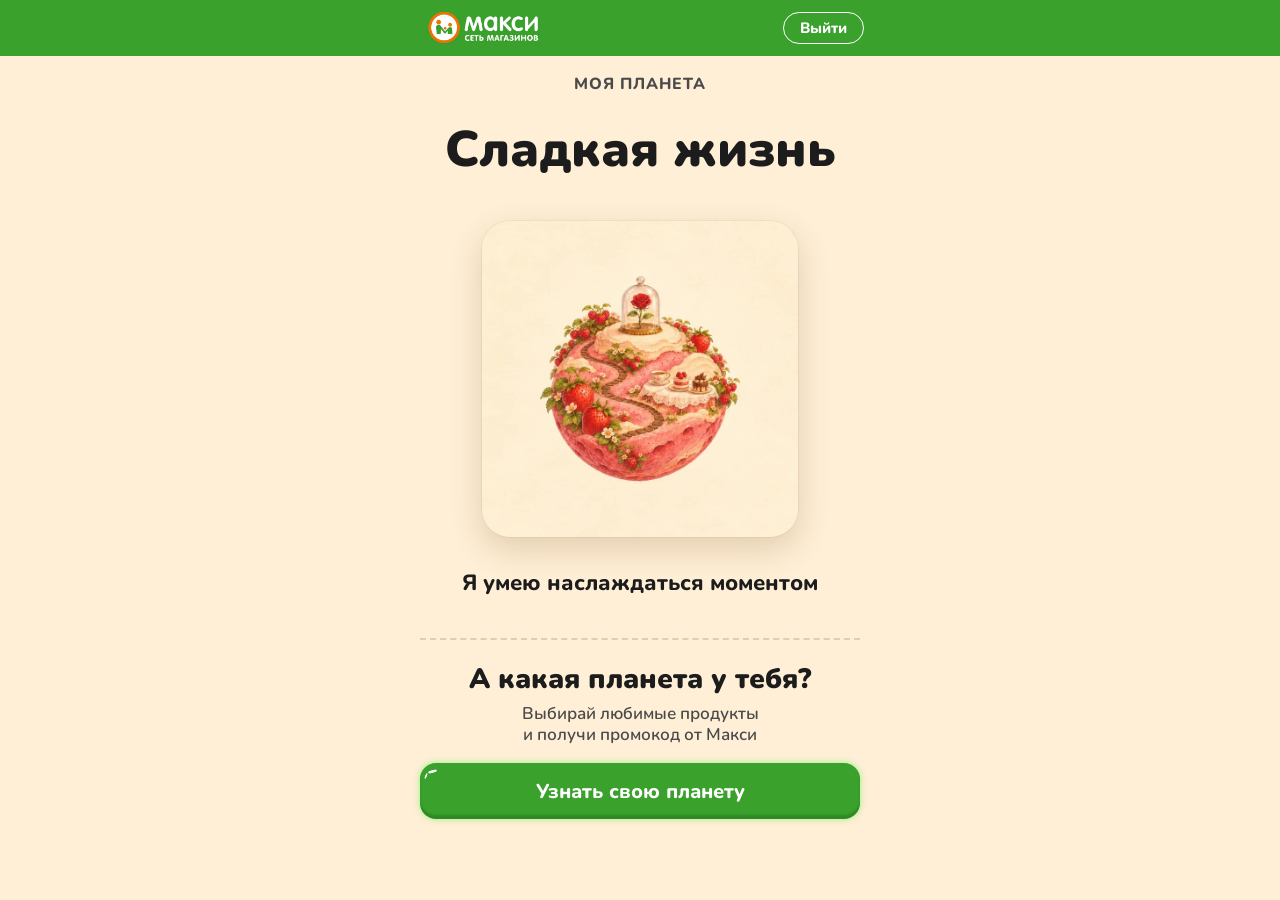
<file: p/sweet/index.html>
<!doctype html>
<html lang="ru">
<head>
<meta charset="utf-8">
<title>Моя планета — Сладкая жизнь</title>
<!-- og:begin -->
<meta name="description" content="Я умею наслаждаться моментом">
<meta property="og:type" content="website">
<meta property="og:site_name" content="Макси">
<meta property="og:locale" content="ru_RU">
<meta property="og:title" content="Моя планета — Сладкая жизнь">
<meta property="og:description" content="Я умею наслаждаться моментом">
<meta property="og:url" content="https://maxi-planet-game.vercel.app/p/sweet/">
<meta property="og:image" content="https://maxi-planet-game.vercel.app/assets/share-sweet.jpg">
<meta property="og:image:width" content="1200">
<meta property="og:image:height" content="630">
<meta property="og:image:alt" content="Моя планета — Сладкая жизнь">
<meta name="twitter:card" content="summary_large_image">
<!-- og:end -->
<meta name="viewport" content="width=device-width, initial-scale=1, viewport-fit=cover">
<meta name="theme-color" content="#39a12c">
<link rel="icon" href="../../assets/logo.webp">
<link rel="preconnect" href="https://fonts.googleapis.com">
<link rel="preconnect" href="https://fonts.gstatic.com" crossorigin>
<link rel="stylesheet" href="https://fonts.googleapis.com/css2?family=Nunito:wght@600;700;800;900&display=swap">
<style>
:root { --green: #39a12c; --ink: #1c1c1c; --grey: #4a4a4a; --paper: #feefd6; --maxi-orange: #ee7000; color-scheme: light; }
* { box-sizing: border-box; }
html { -webkit-text-size-adjust: 100%; text-size-adjust: 100%; }
body { margin: 0; min-height: 100vh; min-height: 100dvh; background: var(--paper); color: var(--ink); font-family: "Nunito", "Segoe UI", system-ui, -apple-system, sans-serif; -webkit-font-smoothing: antialiased; }
.bar { background: var(--green); padding-top: env(safe-area-inset-top, 0px); }
.bar__in { max-width: 480px; height: 56px; margin: 0 auto; padding: 0 max(16px, env(safe-area-inset-left, 0px)); display: flex; align-items: center; }
.bar__logo { display: block; width: 137px; height: 56px; }
.exit { display: block; margin-left: auto; height: 32px; padding: 0 16px; border: 1.5px solid #fff; border-radius: 16px; background: none; color: #fff; font: 800 15px/29px "Nunito", "Segoe UI", system-ui, sans-serif; cursor: pointer; -webkit-tap-highlight-color: transparent; }
.exit:active { background: rgba(255, 255, 255, .22); }
.exit:focus-visible { outline: 3px solid #fff; outline-offset: 2px; }
.page { max-width: 480px; margin: 0 auto; padding: 18px max(20px, env(safe-area-inset-left, 0px)) calc(28px + env(safe-area-inset-bottom, 0px)); text-align: center; }
.kicker { margin: 0; color: var(--grey); font-weight: 800; font-size: 16px; line-height: 20px; letter-spacing: .06em; text-transform: uppercase; }
.name { display: flex; align-items: center; justify-content: center; min-height: 2.1em; margin: 4px 0 18px; font-weight: 900; font-size: clamp(36px, 11.5vw, 50px); line-height: 1.05; text-wrap: balance; }
.art { width: min(100%, 316px); margin: 0 auto; border-radius: 28px; overflow: hidden; box-shadow: 0 12px 32px rgba(120, 70, 20, .2), 0 0 0 1px rgba(120, 70, 20, .06); animation: art-in .5s ease both; }
.art img { display: block; width: 100%; height: auto; }
@keyframes art-in { from { opacity: 0; transform: translateY(10px) scale(.98); } to { opacity: 1; transform: none; } }
.headline { display: flex; align-items: center; justify-content: center; min-height: 2.4em; margin: 20px 0 0; font-weight: 800; font-size: 22px; line-height: 1.2; text-wrap: balance; }
/* название и фраза занимают по две строки у всех планет, чтобы картинка и зелёная кнопка стояли на одном месте */
.cta { margin-top: 28px; padding-top: 24px; border-top: 2px dashed rgba(120, 70, 20, .2); }
.cta h2 { margin: 0; font-weight: 900; font-size: 28px; line-height: 1.1; text-wrap: balance; }
.cta p { margin: 8px 0 18px; color: var(--grey); font-weight: 600; font-size: 17px; line-height: 1.25; text-wrap: balance; }
.btn { position: relative; display: block; width: 100%; height: 56px; padding: 0 16px; border-radius: 16px; background: var(--green); color: #fff; font: 800 20px/56px "Nunito", "Segoe UI", system-ui, sans-serif; text-align: center; text-decoration: none; white-space: nowrap; box-shadow: 0 0 6px rgba(32, 242, 32, .45), inset 0 -4px 2px rgba(0, 0, 0, .15); transition: transform .12s ease, filter .12s ease; -webkit-tap-highlight-color: transparent; }
.btn:hover { filter: brightness(1.05); }
.btn:active { transform: translateY(1px) scale(.99); filter: brightness(.96); }
.btn:focus-visible { outline: 3px solid var(--ink); outline-offset: 3px; }
.btn__label { position: relative; top: 1px; }
.gloss { position: absolute; display: grid; place-items: center; pointer-events: none; }
.gloss img { flex: none; display: block; }
.gloss--1 { left: 8px; top: 4px; width: 9.47px; height: 5.227px; }
.gloss--1 img { width: 3px; height: 9px; transform: rotate(75deg); }
.gloss--2 { left: 3.66px; top: 10px; width: 4.185px; height: 6.304px; }
.gloss--2 img { width: 2px; height: 6px; transform: rotate(23deg); }
@media (prefers-reduced-motion: reduce) { .art { animation: none; } .btn { transition: none; } }
</style>
<!-- Top.Mail.Ru counter -->
<script type="text/javascript">
var _tmr = window._tmr || (window._tmr = []);
_tmr.push({id: "3814173", type: "pageView", start: (new Date()).getTime()});
(function (d, w, id) {
  if (d.getElementById(id)) return;
  var ts = d.createElement("script"); ts.type = "text/javascript"; ts.async = true; ts.id = id;
  ts.src = "https://top-fwz1.mail.ru/js/code.js";
  var f = function () {var s = d.getElementsByTagName("script")[0]; s.parentNode.insertBefore(ts, s);};
  if (w.opera == "[object Opera]") { d.addEventListener("DOMContentLoaded", f, false); } else { f(); }
})(document, window, "tmr-code");
</script>
</head>
<body>
<noscript><div><img src="https://top-fwz1.mail.ru/counter?id=3814173;js=na" style="position:absolute;left:-9999px;" alt="Top.Mail.Ru" /></div></noscript>
<header class="bar"><div class="bar__in"><img class="bar__logo" src="../../assets/logo.webp" alt="Макси — сеть магазинов" width="137" height="56"><button class="exit" id="exit" type="button">Выйти</button></div></header>
<main class="page">
  <p class="kicker">Моя планета</p>
  <h1 class="name">Сладкая жизнь</h1>
  <figure class="art"><img src="../../assets/planet-sweet-card.webp" alt="Клубничная планета с тортиками и чаем на кружевной скатерти, на вершине роза под стеклянным колпаком" width="720" height="720"></figure>
  <p class="headline">Я умею наслаждаться моментом</p>
  <section class="cta" aria-labelledby="cta-title">
    <h2 id="cta-title">А какая планета у тебя?</h2>
    <p>Выбирай любимые продукты и получи промокод от Макси</p>
    <a class="btn" id="go" href="../../?utm_source=share_page&utm_medium=quiz&utm_campaign=planet_sweet">
      <span class="btn__label">Узнать свою планету</span>
      <span class="gloss gloss--1" aria-hidden="true"><img src="../../assets/gloss-1.svg" alt=""></span>
      <span class="gloss gloss--2" aria-hidden="true"><img src="../../assets/gloss-2.svg" alt=""></span>
    </a>
  </section>
</main>
<script>
// «Выйти»: как в «Планетяшах» — Android: AndroidInterface.closeGame() (и MaxiGame из ТЗ), iOS: webkit.messageHandlers.closeGame.postMessage; вне приложения ничего не происходит
document.getElementById('exit').addEventListener('click', function () {
  try { (window._tmr = window._tmr || []).push({id: '3814173', type: 'reachGoal', goal: 'closeGameClick'}); } catch (e) {}
  setTimeout(function () {
    var names = ['AndroidInterface', 'MaxiGame'];
    for (var i = 0; i < names.length; i++) {
      var o = window[names[i]];
      if (o && typeof o.closeGame === 'function') { console.log('call window.' + names[i] + '.closeGame()'); try { o.closeGame(); } catch (e) {} return; }
    }
    var h = window.webkit && window.webkit.messageHandlers && window.webkit.messageHandlers.closeGame;
    if (h) { console.log('call window.webkit.messageHandlers.closeGame.postMessage({})'); try { h.postMessage({}); } catch (e) {} return; }
    console.log('closeGame не поддерживается на этой платформе');
  }, 150);
});
document.getElementById('go').addEventListener('click', function () {
  try { (window._tmr = window._tmr || []).push({id: '3814173', type: 'reachGoal', goal: 'sharePageClick'}); } catch (e) {}
});
</script>
</body>
</html>
</file>
<file: game.css>
/*
  Игра «Узнай свою планету»: один экран приложения 390×844 по макету Figma
  («1 · Старт», «2 · Выбор», «3 · Перетаскивание», «4 · Результат», «5 · Подарки»).
  Экран масштабируется целиком под окно (--s), внутри все размеры в пикселях макета.
  Внутри экрана четыре вида (.view), показан один; статус-бар общий и лежит поверх.
  Перетаскиваемая карточка рисуется на canvas поверх вопроса и под статус-баром.
*/
:root {
  --ink: #1c1c1c;
  --sea: #1f4a5c;
  --maxi-orange: #ee7000;
  --paper: #ffffff;
  --cream: #f4ede3;
  --paper-warm: #fdf3e7;
  --green: #31a334;
  --grey: #4a4a4a;
  --backdrop: #0b1f29;
  --font-body: "Nunito", "Segoe UI", system-ui, -apple-system, sans-serif;
  --font-sys: -apple-system, BlinkMacSystemFont, "SF Pro Text", "Segoe UI", Roboto, system-ui, sans-serif;
  --s: 1;
  color-scheme: dark; /* единый тёмный вид: вокруг экрана приложения нейтральный фон */
}

html, body { height: 100%; }
body {
  margin: 0;
  box-sizing: border-box;
  display: grid;
  place-items: center;
  overflow: hidden;
  padding-block: 16px;
  padding-left: max(16px, env(safe-area-inset-left, 0px));
  padding-right: max(16px, env(safe-area-inset-right, 0px));
  background: var(--backdrop);
  color: var(--paper);
}

.stage {
  position: relative;
  width: calc(390px * var(--s));
  height: calc(844px * var(--s));
  border-radius: calc(28px * var(--s));
  overflow: hidden;
  box-shadow: 0 24px 64px rgba(0, 0, 0, .5), 0 0 0 1px rgba(255, 255, 255, .06);
}

/* ---------- на телефоне и в вебвью приложения: экран занимает всё окно ----------
   Никакой рамки «телефон в телефоне»: без тёмного фона, скруглений и тени.
   Экран масштабируется целиком (по высоте или по ширине окна) и прижат к верху;
   по бокам и снизу фон продолжается: у вопросов — та же картинка, у остальных — цвет экрана,
   а шапка тянется на всю ширину. Вид экрана приходит из game.js в html[data-view]. */
@media (max-width: 600px) {
  html { overflow: hidden; overscroll-behavior: none; }
  html, body { height: 100%; }
  @supports (height: 100dvh) { html, body { height: 100dvh; } }
  body {
    padding: env(safe-area-inset-top, 0px) env(safe-area-inset-right, 0px) env(safe-area-inset-bottom, 0px) env(safe-area-inset-left, 0px);
    place-items: start center;
    background: var(--paper-warm) none no-repeat;
    background-origin: content-box;
    -webkit-text-size-adjust: 100%;
    text-size-adjust: 100%;
  }
  body::before {
    content: "";
    position: fixed;
    left: 0;
    right: 0;
    top: 0;
    height: calc(env(safe-area-inset-top, 0px) + 56px * var(--s));
    background: #39a12c;
    pointer-events: none;
  }
  /* На краях масштабированного экрана (дробная граница пикселя) в WebView iPhone проступала светлая вертикальная линия в шапке.
     Поэтому по бокам экрана шапка закрашивается ещё раз поверх, с заходом на 3px внутрь экрана (там тот же зелёный). */
  body::after {
    content: "";
    position: fixed;
    left: 0;
    right: 0;
    top: 0;
    z-index: 2;
    height: calc(env(safe-area-inset-top, 0px) + 56px * var(--s));
    background: linear-gradient(to right,
      #39a12c calc(50% - 195px * var(--s) + 3px), transparent calc(50% - 195px * var(--s) + 3px),
      transparent calc(50% + 195px * var(--s) - 3px), #39a12c calc(50% + 195px * var(--s) - 3px));
    pointer-events: none;
  }
  .stage { z-index: 1; border-radius: 0; box-shadow: none; }
  /* на дробной границе экрана не должно проступать тёмное «море» под картинкой */
  .stage .screen, .stage .view--game, .stage .bg { background: transparent; }
  /* цвет вокруг экрана = цвет самого вида, чтобы не было швов по бокам и снизу */
  html[data-view="start"] body {
    background-color: #fdecd4;
    background-image: url("assets/start-planets.webp");
    background-size: calc(543px * var(--s)) calc(814px * var(--s));
    background-position: calc(50% + .5px * var(--s)) calc(30px * var(--s));
  }
  html[data-view="game"] body {
    background-color: #4c911c;
    background-image: url("assets/bg.webp");
    background-size: auto calc(844px * var(--s));
    background-position: center top;
  }
  html[data-view="result"] body { background-color: #feefd6; }
  html[data-view="gifts"] body { background-color: var(--paper-warm); }
  html.rules-open body { background-color: var(--paper); background-image: none; }
}

.screen {
  position: absolute;
  left: 0;
  top: 0;
  width: 390px;
  height: 844px;
  transform: scale(var(--s));
  transform-origin: 0 0;
  overflow: hidden;
  background: var(--sea);
  color: var(--ink);
  font-family: var(--font-body);
  -webkit-font-smoothing: antialiased;
  user-select: none;
  -webkit-user-select: none;
  -webkit-touch-callout: none;
  touch-action: none;
}
.screen img { display: block; -webkit-user-drag: none; user-select: none; }
[hidden] { display: none !important; }

/* ---------- виды ---------- */
.view { position: absolute; inset: 0; overflow: hidden; background: var(--paper-warm); }
.view--game { background: var(--sea); }
.view:focus { outline: none; }
.view.is-in { animation: view-in .35s ease both; }
@keyframes view-in { from { opacity: 0; } to { opacity: 1; } }

/* ---------- фон ---------- */
.bg { position: absolute; inset: 0; overflow: hidden; background: var(--sea); }
.bg img { position: absolute; inset: 0; width: 100%; height: 100%; max-width: none; object-fit: cover; }

/* ---------- вопрос ---------- */
.question {
  position: absolute;
  left: 0;
  top: 72px;
  width: 390px;
  display: flex;
  flex-direction: column;
  align-items: center;
  gap: 14px;
}
.chip {
  padding: 10px 20px;
  border-radius: 100px;
  background: var(--paper);
  box-shadow: 0 4px 6px rgba(0, 0, 0, .12);
  font-weight: 800;
  font-size: 16px;
  line-height: 1.15;
  white-space: nowrap;
}
.title {
  margin: 0;
  color: #fff;
  font-weight: 900;
  font-size: var(--title-fs, 30px);
  line-height: 1.08;
  text-align: center;
  text-shadow: 0 2px 6px rgba(0, 0, 0, .25);
  white-space: nowrap;
}
.title span { display: block; }

/* ---------- карточки ---------- */
.products {
  position: absolute;
  left: 26px;
  top: 226px;
  display: grid;
  grid-template-columns: 163px 163px;
  grid-auto-rows: 189px; /* в макете второй ряд на 1 px ниже: 226 + 189 + 12 */
  gap: 12px;
}
.slot { position: relative; width: 163px; height: 189px; border-radius: 20px; }

.card {
  position: absolute;
  inset: 0 0 auto 0;
  height: 188px;
  box-sizing: border-box;
  display: flex;
  flex-direction: column;
  align-items: center;
  gap: 8px;
  padding: 10px 10px 12px;
  border-radius: 20px;
  background: var(--paper);
  box-shadow: 0 6px 8px rgba(10, 43, 64, .25);
  cursor: grab;
  outline: none;
  touch-action: none;
}
.card:focus-visible { outline: 3px solid #fff; outline-offset: 3px; }
.card__img { width: 100%; height: 125px; flex: none; overflow: hidden; background: var(--cream); }
.card__img img { width: 100%; height: 100%; object-fit: cover; }
.card__name {
  width: 100%;
  height: 33px;
  margin: 0;
  flex: none;
  display: flex;
  flex-direction: column;
  justify-content: center;
  color: var(--ink);
  font-weight: 800;
  font-size: var(--name-fs, 15px);
  line-height: 1.15;
  text-align: center;
}
.screen:not([data-ready]) .card__name { opacity: 0; }
.card__name span {
  display: block;
  flex: none;
  max-width: 100%;
  overflow: hidden;
  white-space: nowrap;
  text-overflow: ellipsis;
}

/* пока карточка в руке, на её месте пунктирная «лунка» */
.slot.is-empty .card { visibility: hidden; }
.slot__hole {
  position: absolute;
  inset: 0;
  box-sizing: border-box;
  display: none;
  align-items: center;
  justify-content: center;
  border: 2px dashed rgba(255, 255, 255, .8);
  border-radius: 20px;
  background: rgba(255, 255, 255, .12);
}
.slot.is-empty .slot__hole { display: flex; }
.slot__hole img { width: 40px; height: 40px; }

.card.is-pop { animation: pop .32s cubic-bezier(.2, .9, .3, 1.2) both; }
@keyframes pop { from { transform: scale(.6); opacity: 0; } to { transform: none; opacity: 1; } }

/* ---------- подсказка ---------- */
.bubble {
  position: absolute;
  left: 250px;
  top: 654px;
  padding: 12px 18px;
  border-radius: 22px;
  background: var(--paper);
  box-shadow: 0 4px 6px rgba(0, 0, 0, .18);
  color: var(--ink);
  font-weight: 800;
  font-size: 15px;
  line-height: 1.15;
  text-align: center;
  white-space: nowrap;
  transition: opacity .2s ease;
  animation: bob 2.6s ease-in-out infinite;
}
.bubble span { display: block; }
.bubble.is-nudged { animation: nudge .5s ease both; }
.screen:not([data-state="idle"]) .bubble { opacity: 0; }
.screen:not([data-q="0"]) .bubble { display: none; }   /* подсказка нужна только на первом вопросе */
@keyframes bob { 0%, 100% { transform: translateY(0); } 50% { transform: translateY(-4px); } }
@keyframes nudge {
  0%, 100% { transform: translateX(0) rotate(0); }
  20% { transform: translateX(-5px) rotate(-3deg); }
  45% { transform: translateX(5px) rotate(3deg); }
  70% { transform: translateX(-3px) rotate(-1.5deg); }
}

/* ---------- canvas ---------- */
.fx { position: absolute; left: 0; top: 0; width: 390px; height: 844px; pointer-events: none; z-index: 20; }

/* ---------- шапка: зелёная, с логотипом ---------- */
/* зелёный взят из самого логотипа (плитка 57,161,44), поэтому плитка с шапкой сливаются без шва */
.topbar { position: absolute; left: 0; top: 0; width: 390px; height: 56px; background: #39a12c; z-index: 30; }
.topbar__logo { position: absolute; left: 4px; top: 0; width: 137px; height: 56px; max-width: none; transition: left .2s ease; }
.topbar__back {
  position: absolute; left: 4px; top: 6px; width: 44px; height: 44px; margin: 0; padding: 0;
  display: none; place-items: center; border: 0; border-radius: 12px; background: none; cursor: pointer;
  -webkit-tap-highlight-color: transparent;
}
.topbar__back:active { background: rgba(255, 255, 255, .18); }
.topbar__back:focus-visible { outline: 3px solid #fff; outline-offset: 2px; }
.screen[data-view="gifts"] .topbar__back { display: grid; }
.screen[data-view="gifts"] .topbar__logo { left: 48px; }

.is-entering { animation: enter .35s ease both; }
@keyframes enter { from { opacity: 0; transform: translateY(10px); } to { opacity: 1; transform: none; } }

/* ---------- кнопки (компонент «Макси/Button») ---------- */
.btn {
  position: relative;
  display: block;
  box-sizing: border-box;
  width: 100%;
  height: 56px;
  margin: 0;
  padding: 0 16px;
  border: 0;
  border-radius: 16px;
  background: var(--btn, var(--green));
  color: #fff;
  font: 800 20px/56px var(--font-body);
  text-align: center;
  text-decoration: none;
  white-space: nowrap;
  box-shadow: 0 0 6px var(--btn-glow, rgba(32, 242, 32, .45)), inset 0 -4px 2px rgba(0, 0, 0, .15);
  cursor: pointer;
  transition: transform .12s ease, filter .12s ease;
  -webkit-tap-highlight-color: transparent;
}
.btn--orange { --btn: var(--maxi-orange); --btn-glow: rgba(255, 138, 0, .45); }
.btn--gray { --btn: #bdbdbd; box-shadow: inset 0 -4px 2px rgba(0, 0, 0, .12); }
.btn:hover { filter: brightness(1.05); }
.btn:active { transform: translateY(1px) scale(.99); filter: brightness(.96); }
.btn:focus-visible, .again:focus-visible { outline: 3px solid var(--ink); outline-offset: 3px; }
.btn__label { position: relative; top: 1px; z-index: 1; }
/* блики в левом верхнем углу: эллипсы из макета, повёрнутые на 75° и 23° */
.gloss { position: absolute; display: grid; place-items: center; pointer-events: none; }
.gloss img { flex: none; }
.gloss--1 { left: 8px; top: 4px; width: 9.47px; height: 5.227px; }
.gloss--1 img { width: 3px; height: 9px; transform: rotate(75deg); }
.gloss--2 { left: 3.66px; top: 10px; width: 4.185px; height: 6.304px; }
.gloss--2 img { width: 2px; height: 6px; transform: rotate(23deg); }

/* ---------- 1 · Старт ---------- */
/* стартовая картинка 1024×1536: на весь экран, планета с едой стоит между подзаголовком и кнопкой (низ картинки = низ экрана) */
.view--start { background: #fdecd3; }
.start__bg { position: absolute; inset: 0; overflow: hidden; }
.start__bg img {
  position: absolute;
  left: -76px;
  top: 30px;
  width: 543px;
  height: 814px;
  max-width: none;
}
/* ссылка «Правила акции»: на главной странице под шапкой, по центру */
.rules-link {
  position: absolute;
  left: 50%;
  top: 60px;
  z-index: 31;
  transform: translateX(-50%);
  margin: 0;
  padding: 10px 14px;
  border: 0;
  background: none;
  font-family: inherit;
  color: var(--grey);
  font-weight: 700;
  font-size: 15px;
  line-height: 20px;
  text-decoration: underline;
  text-underline-offset: 2px;
  white-space: nowrap;
  cursor: pointer;
  -webkit-tap-highlight-color: transparent;
}
.rules-link:focus-visible { outline: 3px solid var(--ink); outline-offset: 2px; border-radius: 8px; }
.screen:not([data-view="start"]) .rules-link { display: none; }

/* кнопка «Выйти»: на всех экранах, справа в шапке */
.topbar__exit {
  position: absolute; right: 14px; top: 12px; z-index: 2; display: block;
  height: 32px; margin: 0; padding: 0 16px; border: 1.5px solid #fff; border-radius: 16px; background: none;
  color: #fff; font: 800 15px/29px var(--font-body); cursor: pointer; -webkit-tap-highlight-color: transparent;
}
.topbar__exit:active { background: rgba(255, 255, 255, .22); }
.topbar__exit:focus-visible { outline: 3px solid #fff; outline-offset: 2px; }

.intro {
  position: absolute;
  left: 0;
  top: 138px;
  width: 390px;
  display: flex;
  flex-direction: column;
  align-items: center;
  gap: 14px;
  text-align: center;
}
.intro__title { margin: 0; color: var(--start-title, var(--ink)); font-weight: 900; font-size: 44px; line-height: 1.05; }
.intro__sub { margin: 0; color: var(--start-sub, var(--grey)); font-weight: 600; font-size: 17px; line-height: 1.12; }
.intro__title span, .intro__sub span { display: block; }
.start__cta { position: absolute; left: 32px; top: 748px; width: 326px; }

/* ---------- 4 · Результат ---------- */
.view--result { background: #feefd6; }
/* иллюстрация на весь экран: размер и положение подбирает game.js так, чтобы планета встала между заголовком и текстом */
.result__planet { position: absolute; max-width: none; }
.result__title {
  position: absolute;
  left: 24px;
  top: 92px;
  margin: 0;
  color: var(--ink);
  font-weight: 900;
  font-size: var(--rt-fs, 34px);
  line-height: 1.05;
  white-space: nowrap;
}
.result__title span { display: block; }
.result__text {
  position: absolute;
  z-index: 1;
  left: 0;
  bottom: 178px;          /* нижний край блока на 666 px: между текстом и кнопкой всегда 16 px, сколько бы строк ни было */
  box-sizing: border-box;
  width: 390px;
  padding: 0 24px;
  display: flex;
  flex-direction: column;
  align-items: center;
  gap: 8px;
  text-align: center;
}
.result__headline { margin: 0; color: var(--ink); font-weight: 900; font-size: var(--rh-fs, 28px); line-height: 1.12; text-wrap: balance; }
.result__desc { margin: 0; color: var(--grey); font-weight: 600; font-size: 16px; line-height: 1.12; }
.result__actions {
  position: absolute;
  z-index: 1;
  left: 32px;
  top: 682px;
  width: 326px;
  display: flex;
  flex-direction: column;
  align-items: center;
  gap: 14px;
}
.again {
  display: inline-flex;
  align-items: center;
  justify-content: center;
  gap: 6px;
  height: 56px;
  margin: 0;
  padding: 0 8px;
  border: 0;
  border-radius: 12px;
  background: none;
  color: var(--ink);
  font: 800 16px/1 var(--font-body);
  cursor: pointer;
  -webkit-tap-highlight-color: transparent;
}
.again:active { opacity: .6; }
.result__more { display: flex; align-items: center; justify-content: center; gap: 4px; }
.again svg, .again img { flex: none; }

/* ---------- 5 · Подарки ---------- */
.gifts { position: absolute; left: 16px; top: 68px; width: 358px; display: flex; flex-direction: column; gap: 24px; }
.promo {
  box-sizing: border-box;
  display: flex;
  flex-direction: column;
  gap: 14px;
  padding: 20px;
  border: 1px solid rgba(49, 163, 52, .15);
  border-radius: 24px;
  background: #eef6e4;
}
.promo__head { display: flex; align-items: center; gap: 14px; min-height: 76px; }
.promo__tile {
  flex: none;
  display: grid;
  place-items: center;
  width: 60px;
  height: 60px;
  border-radius: 18px;
  background: var(--green);
  box-shadow: 0 0 12px rgba(32, 242, 32, .45), inset 0 -4px 2px rgba(0, 0, 0, .15);
}
.promo__text { margin: 0; color: var(--ink); font-weight: 700; font-size: 15px; line-height: 1.25; }
.promo__text b { color: var(--green); font-weight: 900; }
.promo__label { margin: 0; color: var(--grey); font-weight: 800; font-size: 15px; line-height: 17px; text-align: center; }
.promo__field {
  position: relative;
  box-sizing: border-box;
  display: grid;
  place-items: center;
  height: 52px;
  border: 2px dashed var(--green);
  border-radius: 16px;
  background: #fff;
}
.promo__code {
  color: var(--ink);
  font-weight: 900;
  font-size: 22px;
  line-height: 1;
  letter-spacing: .88px;
  user-select: text;
  -webkit-user-select: text;
}

.book { display: flex; flex-direction: column; align-items: center; gap: 16px; }
.book__cover { display: block; width: auto; height: 172px; max-width: none; filter: drop-shadow(3px 5px 8px rgba(0, 0, 0, .22)); }
.book__info { display: flex; flex-direction: column; align-items: center; gap: 4px; text-align: center; color: var(--maxi-orange); }
.book__title { margin: 0; font-weight: 900; font-size: 24px; line-height: 27px; }
.book__pre { margin-top: 8px; font-weight: 800; font-size: 18px; line-height: 20px; }
.book__price { font-weight: 900; font-size: 36px; line-height: 40px; }
.book__note { margin: 0; color: #6b6b6b; font-weight: 600; font-size: 13px; line-height: 15px; }
.book__note span { display: block; }
.book .btn { width: 358px; }

/* ---------- правила акции (окно поверх экрана; открывается по ссылке в шапке) ---------- */
.rules { position: absolute; inset: 0; z-index: 60; display: flex; flex-direction: column; background: var(--paper); animation: rules-in .22s ease-out both; }
.rules[hidden] { display: none; }
@keyframes rules-in { from { transform: translateY(24px); opacity: 0; } to { transform: none; opacity: 1; } }
.rules__bar { flex: none; display: flex; align-items: center; justify-content: space-between; height: 56px; padding: 0 6px 0 20px; background: #39a12c; }
.rules__bartitle { margin: 0; color: #fff; font-weight: 900; font-size: 20px; line-height: 24px; }
.rules__close {
  width: 44px; height: 44px; margin: 0; padding: 0; display: grid; place-items: center;
  border: 0; border-radius: 12px; background: none; cursor: pointer; -webkit-tap-highlight-color: transparent;
}
.rules__close:active { background: rgba(255, 255, 255, .18); }
.rules__close:focus-visible { outline: 3px solid #fff; outline-offset: 2px; }
.rules__body { flex: 1; min-height: 0; overflow-y: auto; overscroll-behavior: contain; padding: 18px 20px 36px; color: var(--ink); font-weight: 600; font-size: 14px; line-height: 1.45; }
.rules__body:focus-visible { outline: 3px solid var(--green); outline-offset: -3px; }
.rules__body h2 { margin: 0 0 14px; font-weight: 900; font-size: 20px; line-height: 1.2; }
.rules__body h3 { margin: 20px 0 8px; color: var(--green); font-weight: 900; font-size: 16px; line-height: 1.25; }
.rules__body p { margin: 0 0 10px; }
.rules__n { font-weight: 800; }

@media (prefers-reduced-motion: reduce) {
  .view.is-in { animation: none; }
  .btn { transition: none; }
  .is-entering { animation: none; }
  .bubble { animation: none; }
  .bubble.is-nudged { animation: none; }
  .card.is-pop { animation: none; }
  .rules { animation: none; }
}
</file>
